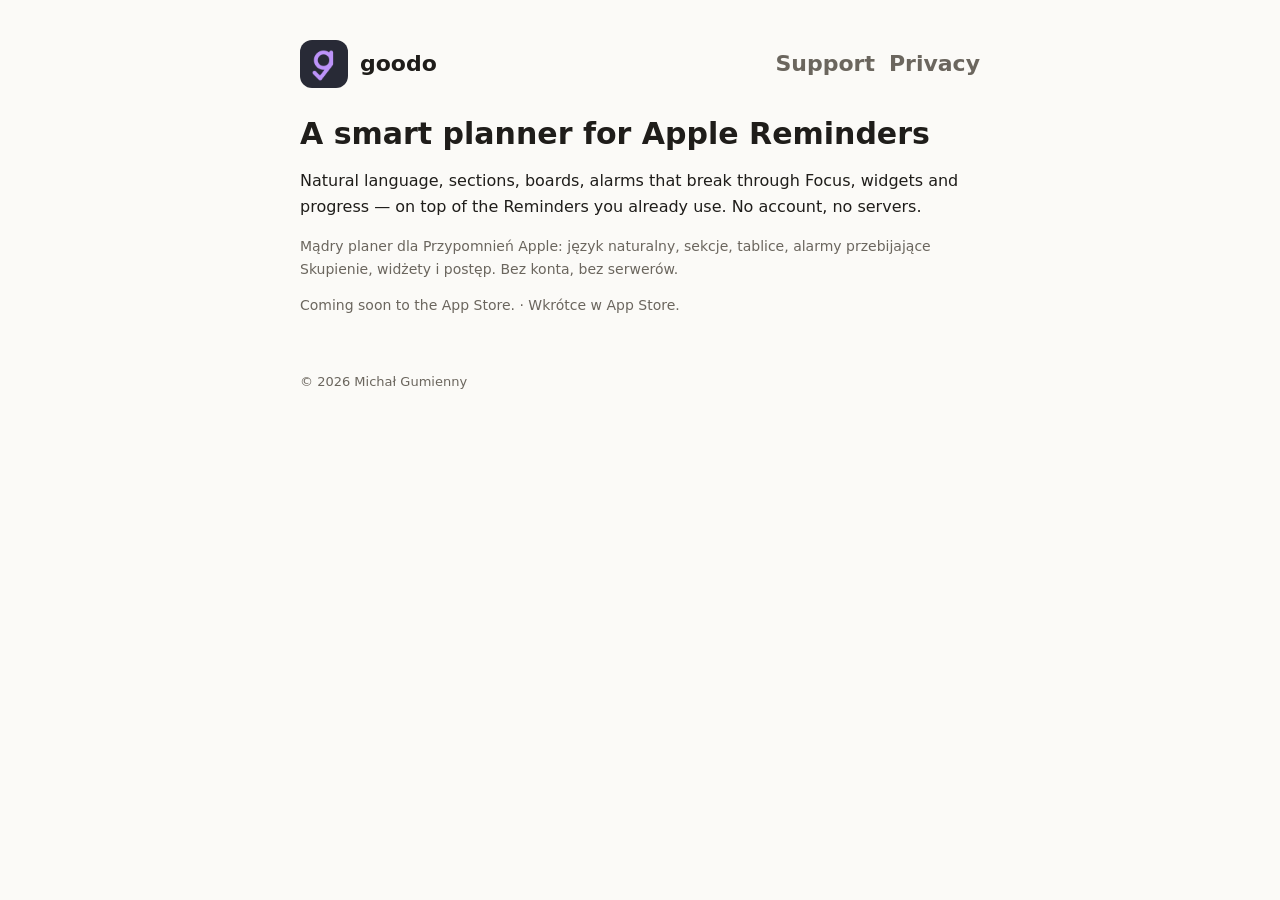
<file: index.html>
<!DOCTYPE html>
<html lang="en"><head><meta charset="utf-8"><meta name="viewport" content="width=device-width,initial-scale=1">
<title>goodo – Tasks & Reminders</title><link rel="stylesheet" href="style.css"><link rel="icon" href="icon.png"></head>
<body><main>
<header><img src="icon.png" alt=""><a href="index.html">goodo</a><nav><a href="support.html">Support</a><a href="privacy.html">Privacy</a></nav></header>
<h1>A smart planner for Apple Reminders</h1>
<p>Natural language, sections, boards, alarms that break through Focus, widgets and progress — on top of the Reminders you already use. No account, no servers.</p>
<p class="mut" lang="pl">Mądry planer dla Przypomnień Apple: język naturalny, sekcje, tablice, alarmy przebijające Skupienie, widżety i postęp. Bez konta, bez serwerów.</p>
<p class="mut">Coming soon to the App Store. · Wkrótce w App Store.</p>
<footer>© 2026 Michał Gumienny</footer>
</main></body></html>
</file>
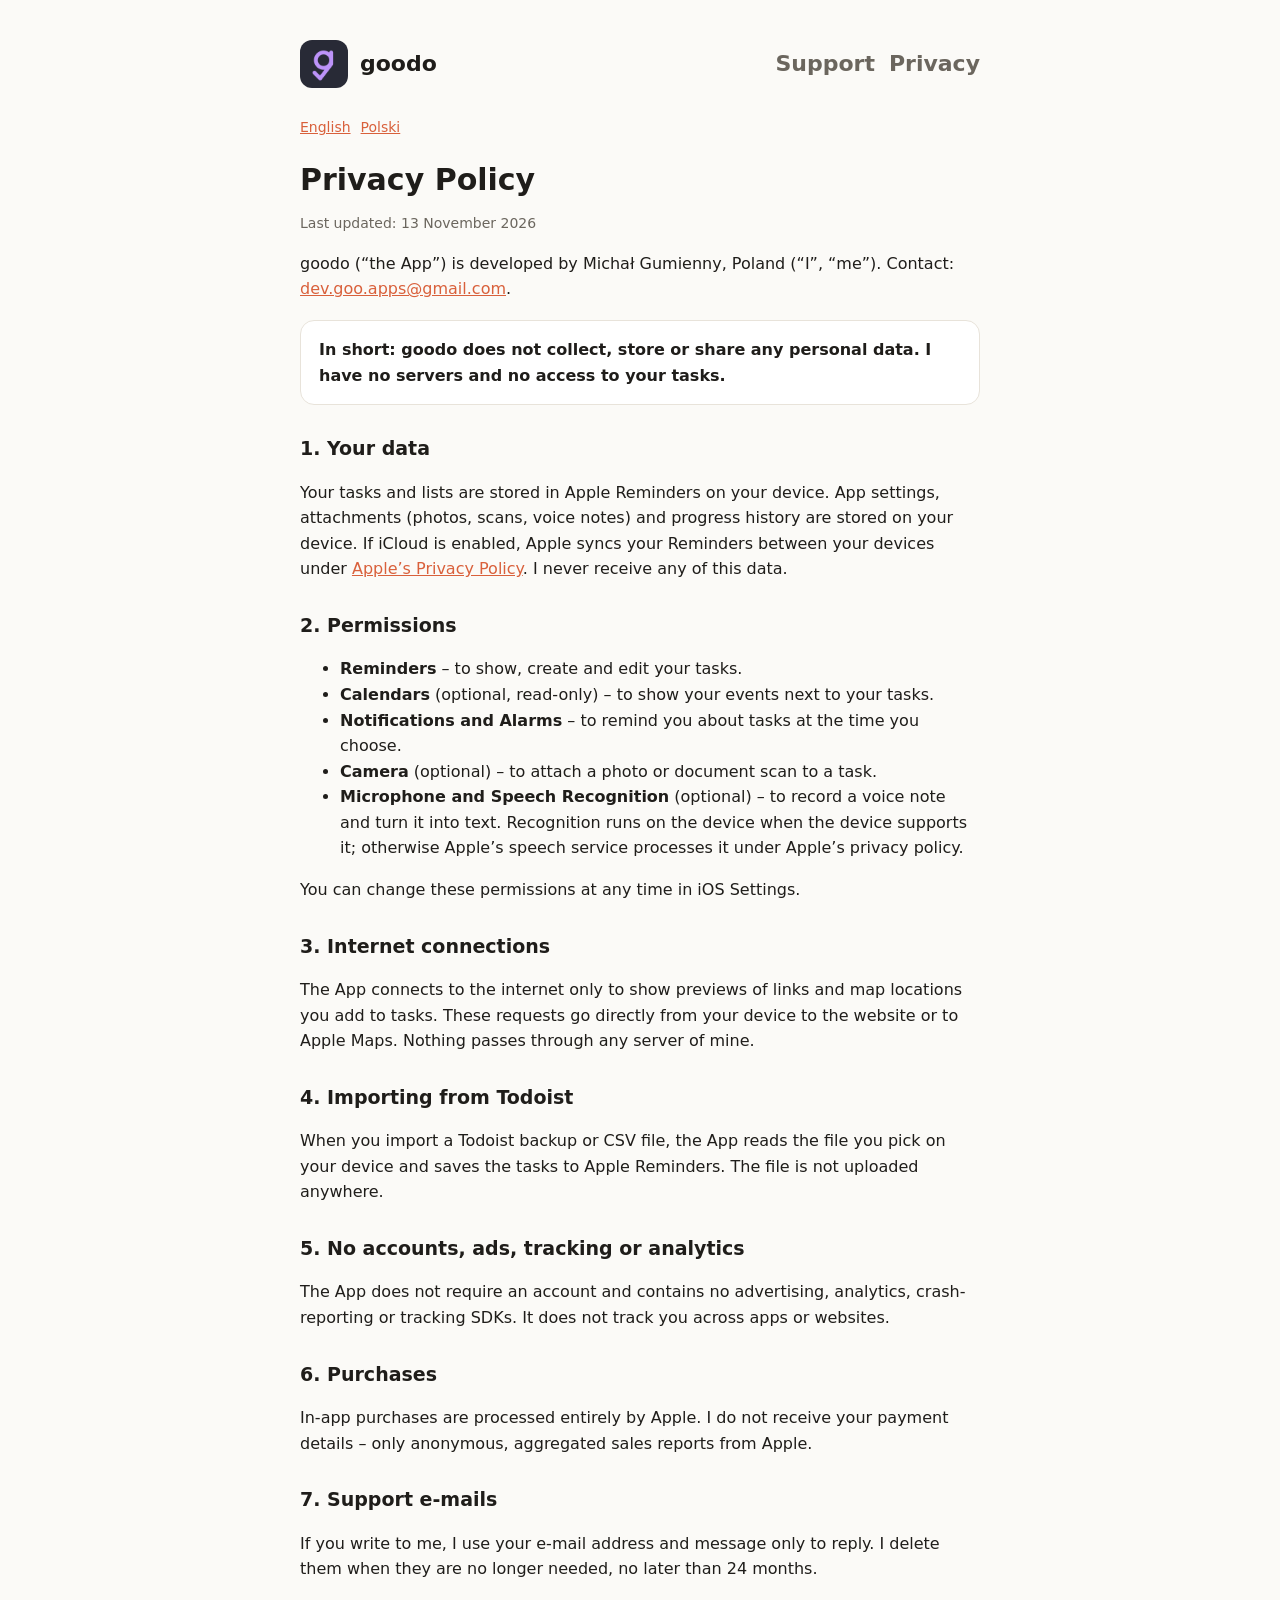
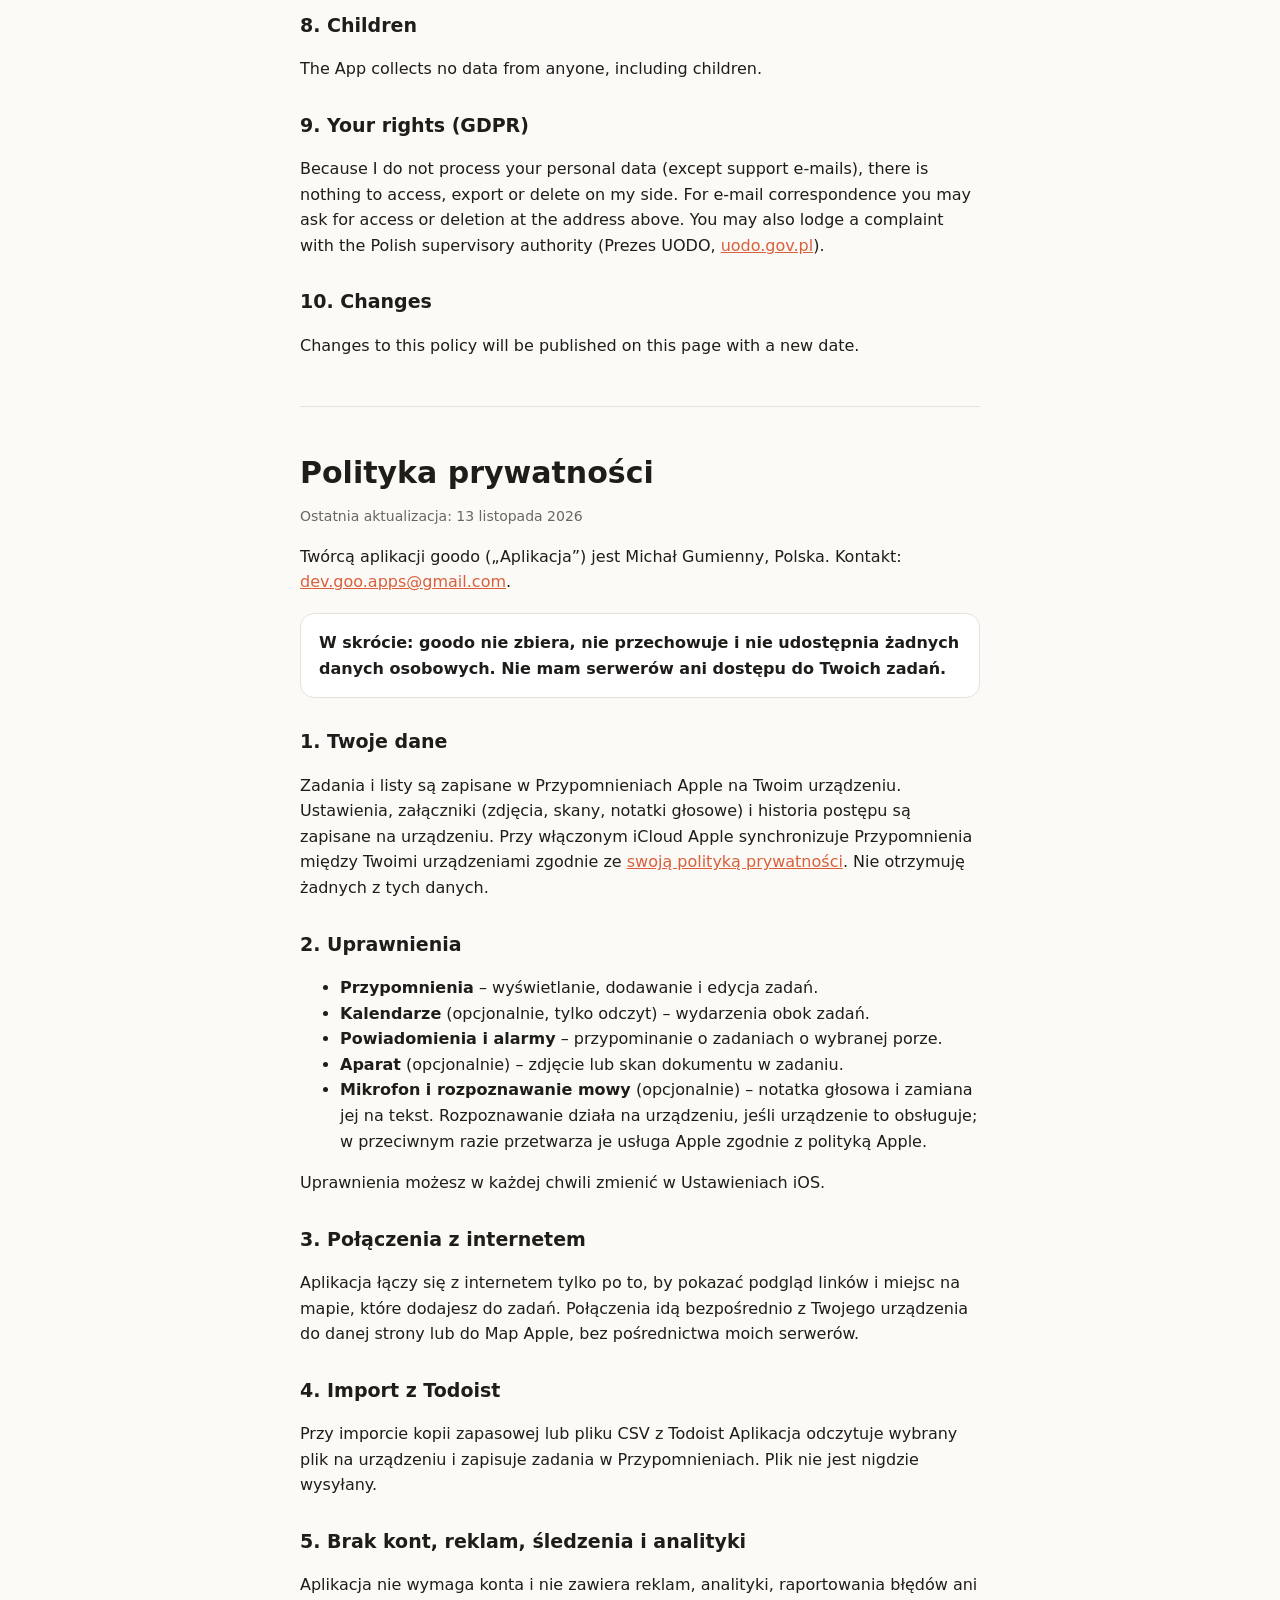
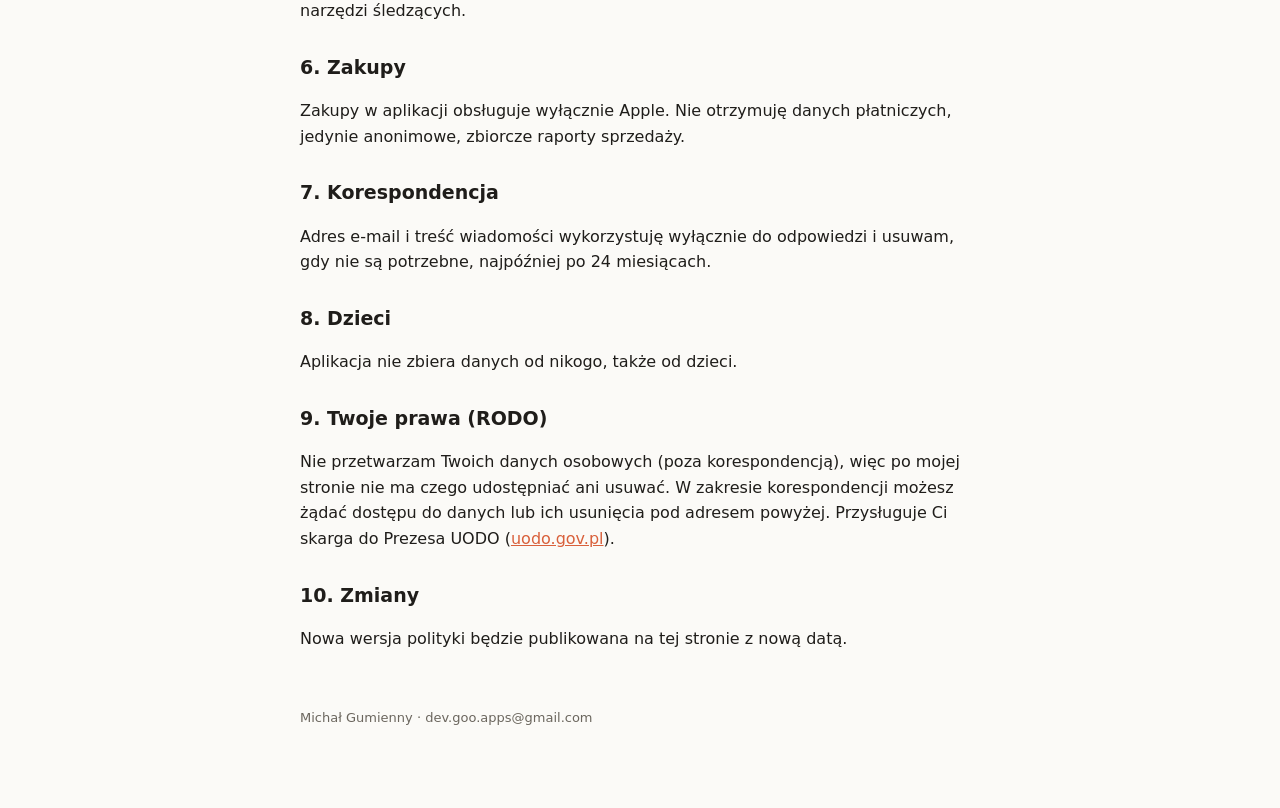
<file: privacy.html>
<!DOCTYPE html>
<html lang="en"><head><meta charset="utf-8"><meta name="viewport" content="width=device-width,initial-scale=1">
<title>goodo – Privacy Policy / Polityka prywatności</title><link rel="stylesheet" href="style.css"><link rel="icon" href="icon.png"></head>
<body><main>
<header><img src="icon.png" alt=""><a href="index.html">goodo</a><nav><a href="support.html">Support</a><a href="privacy.html">Privacy</a></nav></header>
<p class="lang"><a href="#en">English</a><a href="#pl">Polski</a></p>

<section id="en">
<h1>Privacy Policy</h1>
<p class="mut">Last updated: 13 November 2026</p>
<p>goodo (“the App”) is developed by Michał Gumienny, Poland (“I”, “me”). Contact: <a href="mailto:dev.goo.apps@gmail.com">dev.goo.apps@gmail.com</a>.</p>
<div class="box"><strong>In short: goodo does not collect, store or share any personal data. I have no servers and no access to your tasks.</strong></div>

<h2>1. Your data</h2>
<p>Your tasks and lists are stored in Apple Reminders on your device. App settings, attachments (photos, scans, voice notes) and progress history are stored on your device. If iCloud is enabled, Apple syncs your Reminders between your devices under <a href="https://www.apple.com/legal/privacy/">Apple’s Privacy Policy</a>. I never receive any of this data.</p>

<h2>2. Permissions</h2>
<ul>
<li><strong>Reminders</strong> – to show, create and edit your tasks.</li>
<li><strong>Calendars</strong> (optional, read-only) – to show your events next to your tasks.</li>
<li><strong>Notifications and Alarms</strong> – to remind you about tasks at the time you choose.</li>
<li><strong>Camera</strong> (optional) – to attach a photo or document scan to a task.</li>
<li><strong>Microphone and Speech Recognition</strong> (optional) – to record a voice note and turn it into text. Recognition runs on the device when the device supports it; otherwise Apple’s speech service processes it under Apple’s privacy policy.</li>
</ul>
<p>You can change these permissions at any time in iOS Settings.</p>

<h2>3. Internet connections</h2>
<p>The App connects to the internet only to show previews of links and map locations you add to tasks. These requests go directly from your device to the website or to Apple Maps. Nothing passes through any server of mine.</p>

<h2>4. Importing from Todoist</h2>
<p>When you import a Todoist backup or CSV file, the App reads the file you pick on your device and saves the tasks to Apple Reminders. The file is not uploaded anywhere.</p>

<h2>5. No accounts, ads, tracking or analytics</h2>
<p>The App does not require an account and contains no advertising, analytics, crash-reporting or tracking SDKs. It does not track you across apps or websites.</p>

<h2>6. Purchases</h2>
<p>In-app purchases are processed entirely by Apple. I do not receive your payment details – only anonymous, aggregated sales reports from Apple.</p>

<h2>7. Support e-mails</h2>
<p>If you write to me, I use your e-mail address and message only to reply. I delete them when they are no longer needed, no later than 24 months.</p>

<h2>8. Children</h2>
<p>The App collects no data from anyone, including children.</p>

<h2>9. Your rights (GDPR)</h2>
<p>Because I do not process your personal data (except support e-mails), there is nothing to access, export or delete on my side. For e-mail correspondence you may ask for access or deletion at the address above. You may also lodge a complaint with the Polish supervisory authority (Prezes UODO, <a href="https://uodo.gov.pl">uodo.gov.pl</a>).</p>

<h2>10. Changes</h2>
<p>Changes to this policy will be published on this page with a new date.</p>
</section>

<hr>

<section id="pl" lang="pl">
<h1>Polityka prywatności</h1>
<p class="mut">Ostatnia aktualizacja: 13 listopada 2026</p>
<p>Twórcą aplikacji goodo („Aplikacja”) jest Michał Gumienny, Polska. Kontakt: <a href="mailto:dev.goo.apps@gmail.com">dev.goo.apps@gmail.com</a>.</p>
<div class="box"><strong>W skrócie: goodo nie zbiera, nie przechowuje i nie udostępnia żadnych danych osobowych. Nie mam serwerów ani dostępu do Twoich zadań.</strong></div>

<h2>1. Twoje dane</h2>
<p>Zadania i listy są zapisane w Przypomnieniach Apple na Twoim urządzeniu. Ustawienia, załączniki (zdjęcia, skany, notatki głosowe) i historia postępu są zapisane na urządzeniu. Przy włączonym iCloud Apple synchronizuje Przypomnienia między Twoimi urządzeniami zgodnie ze <a href="https://www.apple.com/pl/legal/privacy/">swoją polityką prywatności</a>. Nie otrzymuję żadnych z tych danych.</p>

<h2>2. Uprawnienia</h2>
<ul>
<li><strong>Przypomnienia</strong> – wyświetlanie, dodawanie i edycja zadań.</li>
<li><strong>Kalendarze</strong> (opcjonalnie, tylko odczyt) – wydarzenia obok zadań.</li>
<li><strong>Powiadomienia i alarmy</strong> – przypominanie o zadaniach o wybranej porze.</li>
<li><strong>Aparat</strong> (opcjonalnie) – zdjęcie lub skan dokumentu w zadaniu.</li>
<li><strong>Mikrofon i rozpoznawanie mowy</strong> (opcjonalnie) – notatka głosowa i zamiana jej na tekst. Rozpoznawanie działa na urządzeniu, jeśli urządzenie to obsługuje; w przeciwnym razie przetwarza je usługa Apple zgodnie z polityką Apple.</li>
</ul>
<p>Uprawnienia możesz w każdej chwili zmienić w Ustawieniach iOS.</p>

<h2>3. Połączenia z internetem</h2>
<p>Aplikacja łączy się z internetem tylko po to, by pokazać podgląd linków i miejsc na mapie, które dodajesz do zadań. Połączenia idą bezpośrednio z Twojego urządzenia do danej strony lub do Map Apple, bez pośrednictwa moich serwerów.</p>

<h2>4. Import z Todoist</h2>
<p>Przy imporcie kopii zapasowej lub pliku CSV z Todoist Aplikacja odczytuje wybrany plik na urządzeniu i zapisuje zadania w Przypomnieniach. Plik nie jest nigdzie wysyłany.</p>

<h2>5. Brak kont, reklam, śledzenia i analityki</h2>
<p>Aplikacja nie wymaga konta i nie zawiera reklam, analityki, raportowania błędów ani narzędzi śledzących.</p>

<h2>6. Zakupy</h2>
<p>Zakupy w aplikacji obsługuje wyłącznie Apple. Nie otrzymuję danych płatniczych, jedynie anonimowe, zbiorcze raporty sprzedaży.</p>

<h2>7. Korespondencja</h2>
<p>Adres e-mail i treść wiadomości wykorzystuję wyłącznie do odpowiedzi i usuwam, gdy nie są potrzebne, najpóźniej po 24 miesiącach.</p>

<h2>8. Dzieci</h2>
<p>Aplikacja nie zbiera danych od nikogo, także od dzieci.</p>

<h2>9. Twoje prawa (RODO)</h2>
<p>Nie przetwarzam Twoich danych osobowych (poza korespondencją), więc po mojej stronie nie ma czego udostępniać ani usuwać. W zakresie korespondencji możesz żądać dostępu do danych lub ich usunięcia pod adresem powyżej. Przysługuje Ci skarga do Prezesa UODO (<a href="https://uodo.gov.pl">uodo.gov.pl</a>).</p>

<h2>10. Zmiany</h2>
<p>Nowa wersja polityki będzie publikowana na tej stronie z nową datą.</p>
</section>

<footer>Michał Gumienny · dev.goo.apps@gmail.com</footer>
</main></body></html>
</file>
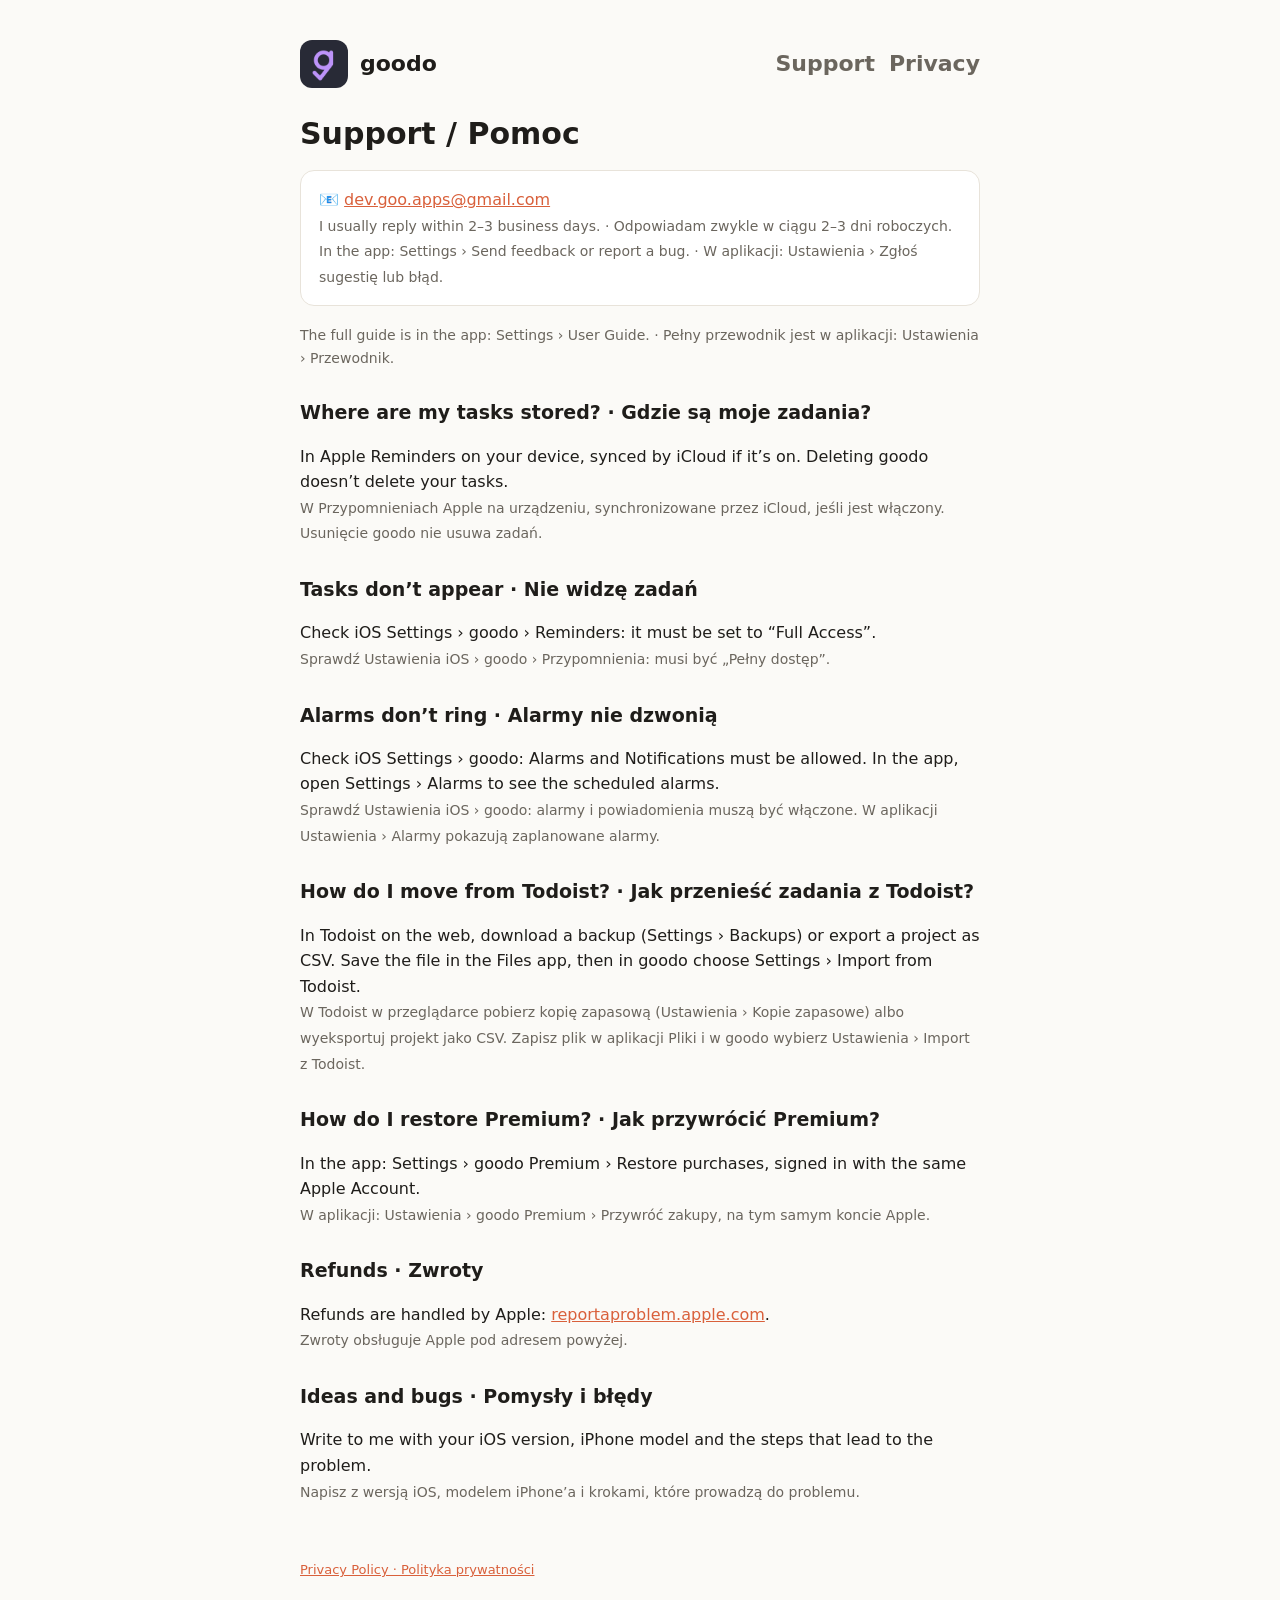
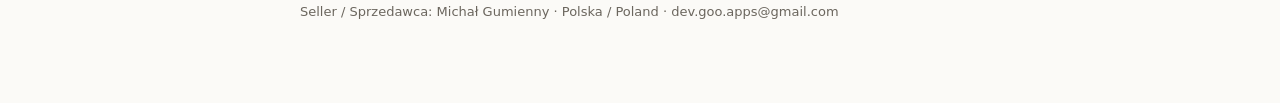
<file: support.html>
<!DOCTYPE html>
<html lang="en"><head><meta charset="utf-8"><meta name="viewport" content="width=device-width,initial-scale=1">
<title>goodo – Support / Pomoc</title><link rel="stylesheet" href="style.css"><link rel="icon" href="icon.png"></head>
<body><main>
<header><img src="icon.png" alt=""><a href="index.html">goodo</a><nav><a href="support.html">Support</a><a href="privacy.html">Privacy</a></nav></header>
<h1>Support / Pomoc</h1>
<div class="box">📧 <a href="mailto:dev.goo.apps@gmail.com">dev.goo.apps@gmail.com</a><br>
<span class="mut">I usually reply within 2–3 business days. · Odpowiadam zwykle w ciągu 2–3 dni roboczych.</span><br>
<span class="mut">In the app: Settings › Send feedback or report a bug. · W aplikacji: Ustawienia › Zgłoś sugestię lub błąd.</span></div>

<p class="mut">The full guide is in the app: Settings › User Guide. · Pełny przewodnik jest w aplikacji: Ustawienia › Przewodnik.</p>

<h2>Where are my tasks stored? · Gdzie są moje zadania?</h2>
<p>In Apple Reminders on your device, synced by iCloud if it’s on. Deleting goodo doesn’t delete your tasks.<br>
<span class="mut">W Przypomnieniach Apple na urządzeniu, synchronizowane przez iCloud, jeśli jest włączony. Usunięcie goodo nie usuwa zadań.</span></p>

<h2>Tasks don’t appear · Nie widzę zadań</h2>
<p>Check iOS Settings › goodo › Reminders: it must be set to “Full Access”.<br>
<span class="mut">Sprawdź Ustawienia iOS › goodo › Przypomnienia: musi być „Pełny dostęp”.</span></p>

<h2>Alarms don’t ring · Alarmy nie dzwonią</h2>
<p>Check iOS Settings › goodo: Alarms and Notifications must be allowed. In the app, open Settings › Alarms to see the scheduled alarms.<br>
<span class="mut">Sprawdź Ustawienia iOS › goodo: alarmy i powiadomienia muszą być włączone. W aplikacji Ustawienia › Alarmy pokazują zaplanowane alarmy.</span></p>

<h2>How do I move from Todoist? · Jak przenieść zadania z Todoist?</h2>
<p>In Todoist on the web, download a backup (Settings › Backups) or export a project as CSV. Save the file in the Files app, then in goodo choose Settings › Import from Todoist.<br>
<span class="mut">W Todoist w przeglądarce pobierz kopię zapasową (Ustawienia › Kopie zapasowe) albo wyeksportuj projekt jako CSV. Zapisz plik w aplikacji Pliki i w goodo wybierz Ustawienia › Import z Todoist.</span></p>

<h2>How do I restore Premium? · Jak przywrócić Premium?</h2>
<p>In the app: Settings › goodo Premium › Restore purchases, signed in with the same Apple Account.<br>
<span class="mut">W aplikacji: Ustawienia › goodo Premium › Przywróć zakupy, na tym samym koncie Apple.</span></p>

<h2>Refunds · Zwroty</h2>
<p>Refunds are handled by Apple: <a href="https://reportaproblem.apple.com">reportaproblem.apple.com</a>.<br>
<span class="mut">Zwroty obsługuje Apple pod adresem powyżej.</span></p>

<h2>Ideas and bugs · Pomysły i błędy</h2>
<p>Write to me with your iOS version, iPhone model and the steps that lead to the problem.<br>
<span class="mut">Napisz z wersją iOS, modelem iPhone’a i krokami, które prowadzą do problemu.</span></p>

<footer><a href="privacy.html">Privacy Policy · Polityka prywatności</a><br><br>
Seller / Sprzedawca: Michał Gumienny · Polska / Poland · dev.goo.apps@gmail.com</footer>
</main></body></html>
</file>
<file: style.css>
:root{--bg:#fbfaf7;--fg:#1f1d1a;--mut:#6b665e;--acc:#d9603b;--card:#fff;--line:#e8e3da}
@media(prefers-color-scheme:dark){:root{--bg:#17161a;--fg:#ece9e4;--mut:#9a958d;--acc:#ee7a55;--card:#211f24;--line:#2f2c33}}
*{box-sizing:border-box}body{margin:0;background:var(--bg);color:var(--fg);font:16px/1.6 -apple-system,BlinkMacSystemFont,"SF Pro Text",system-ui,sans-serif}
main{max-width:720px;margin:0 auto;padding:40px 20px 80px}
header{display:flex;align-items:center;gap:12px;margin-bottom:28px}header img{width:48px;height:48px;border-radius:12px}
header a{color:inherit;text-decoration:none;font-weight:700;font-size:22px}
nav{margin-left:auto;font-size:14px}nav a{color:var(--mut);margin-left:14px;text-decoration:none}nav a:hover{color:var(--acc)}
h1{font-size:30px;line-height:1.2;margin:0 0 6px}h2{font-size:19px;margin:28px 0 6px}
.mut{color:var(--mut);font-size:14px}.box{background:var(--card);border:1px solid var(--line);border-radius:14px;padding:16px 18px;margin:18px 0}
a{color:var(--acc)}.lang{font-size:14px;margin:0 0 24px}.lang a{margin-right:10px}hr{border:0;border-top:1px solid var(--line);margin:48px 0}
footer{margin-top:56px;font-size:13px;color:var(--mut)}
</file>
